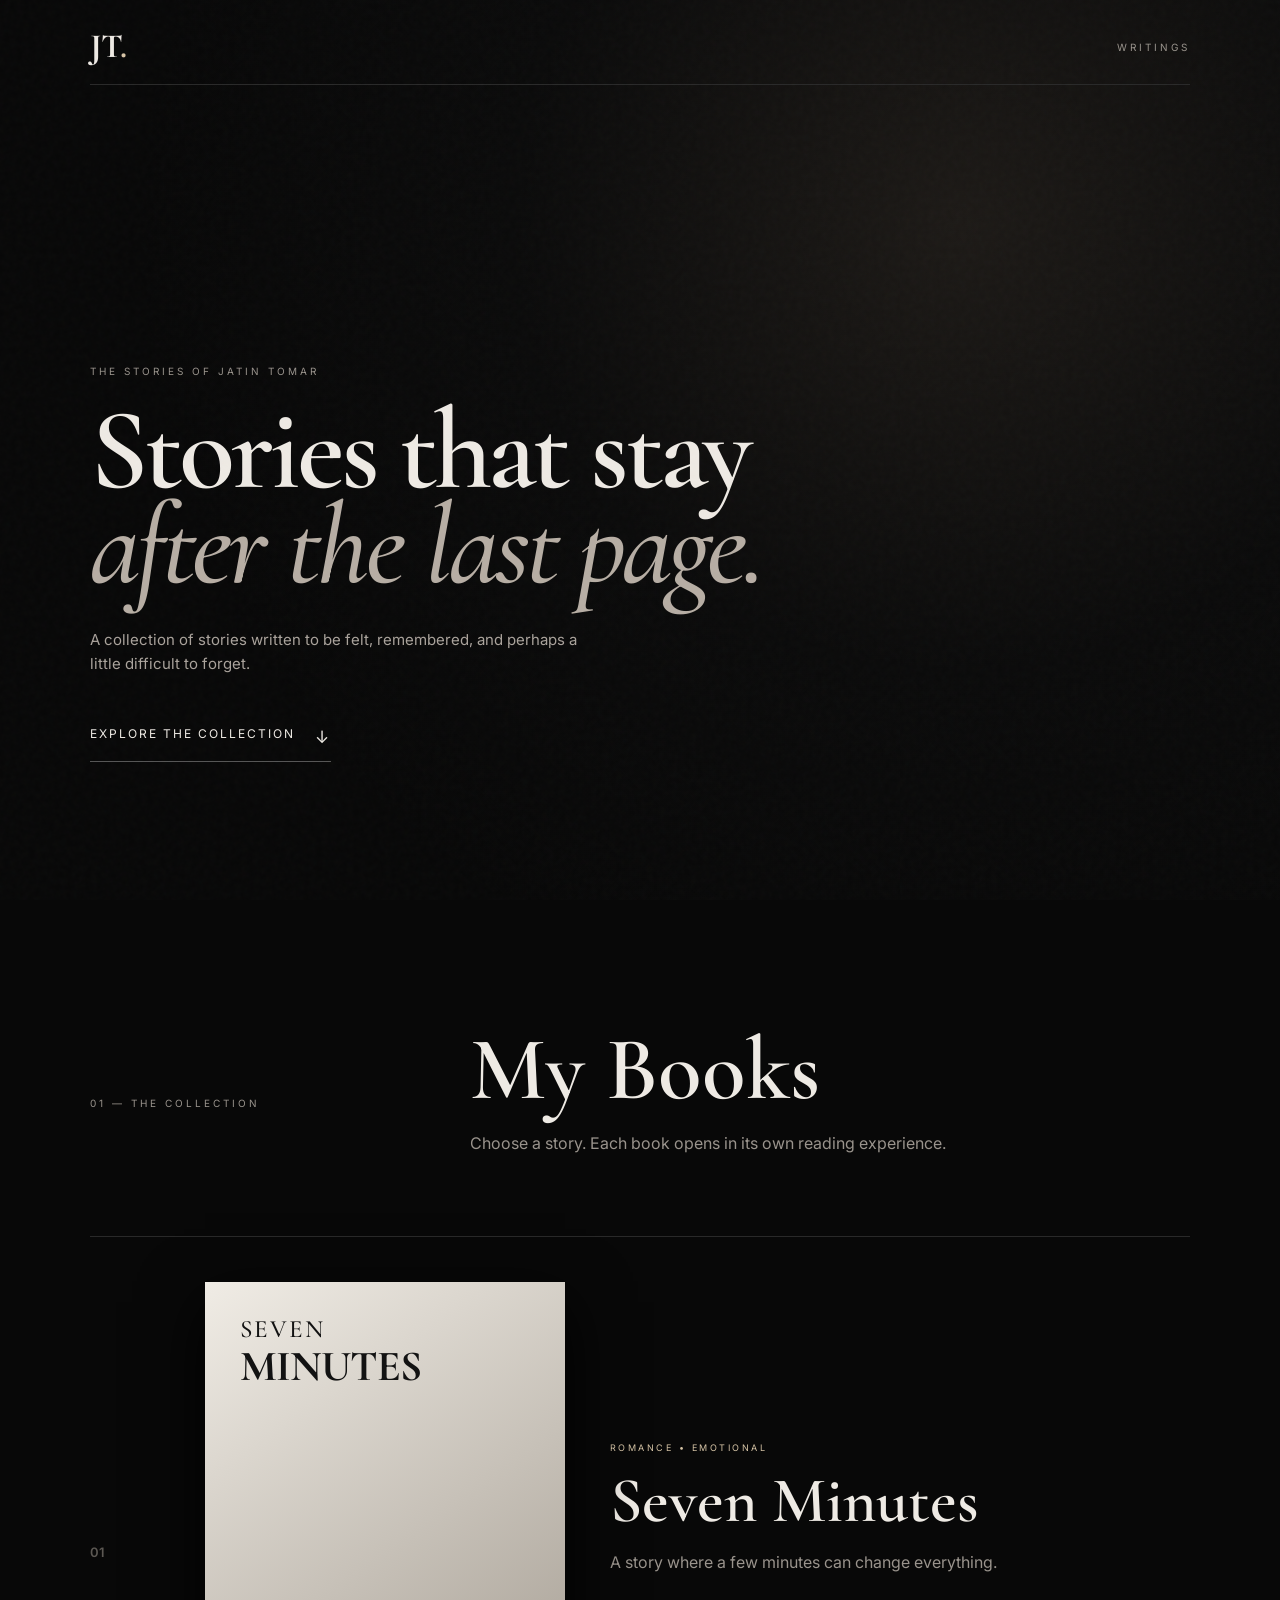
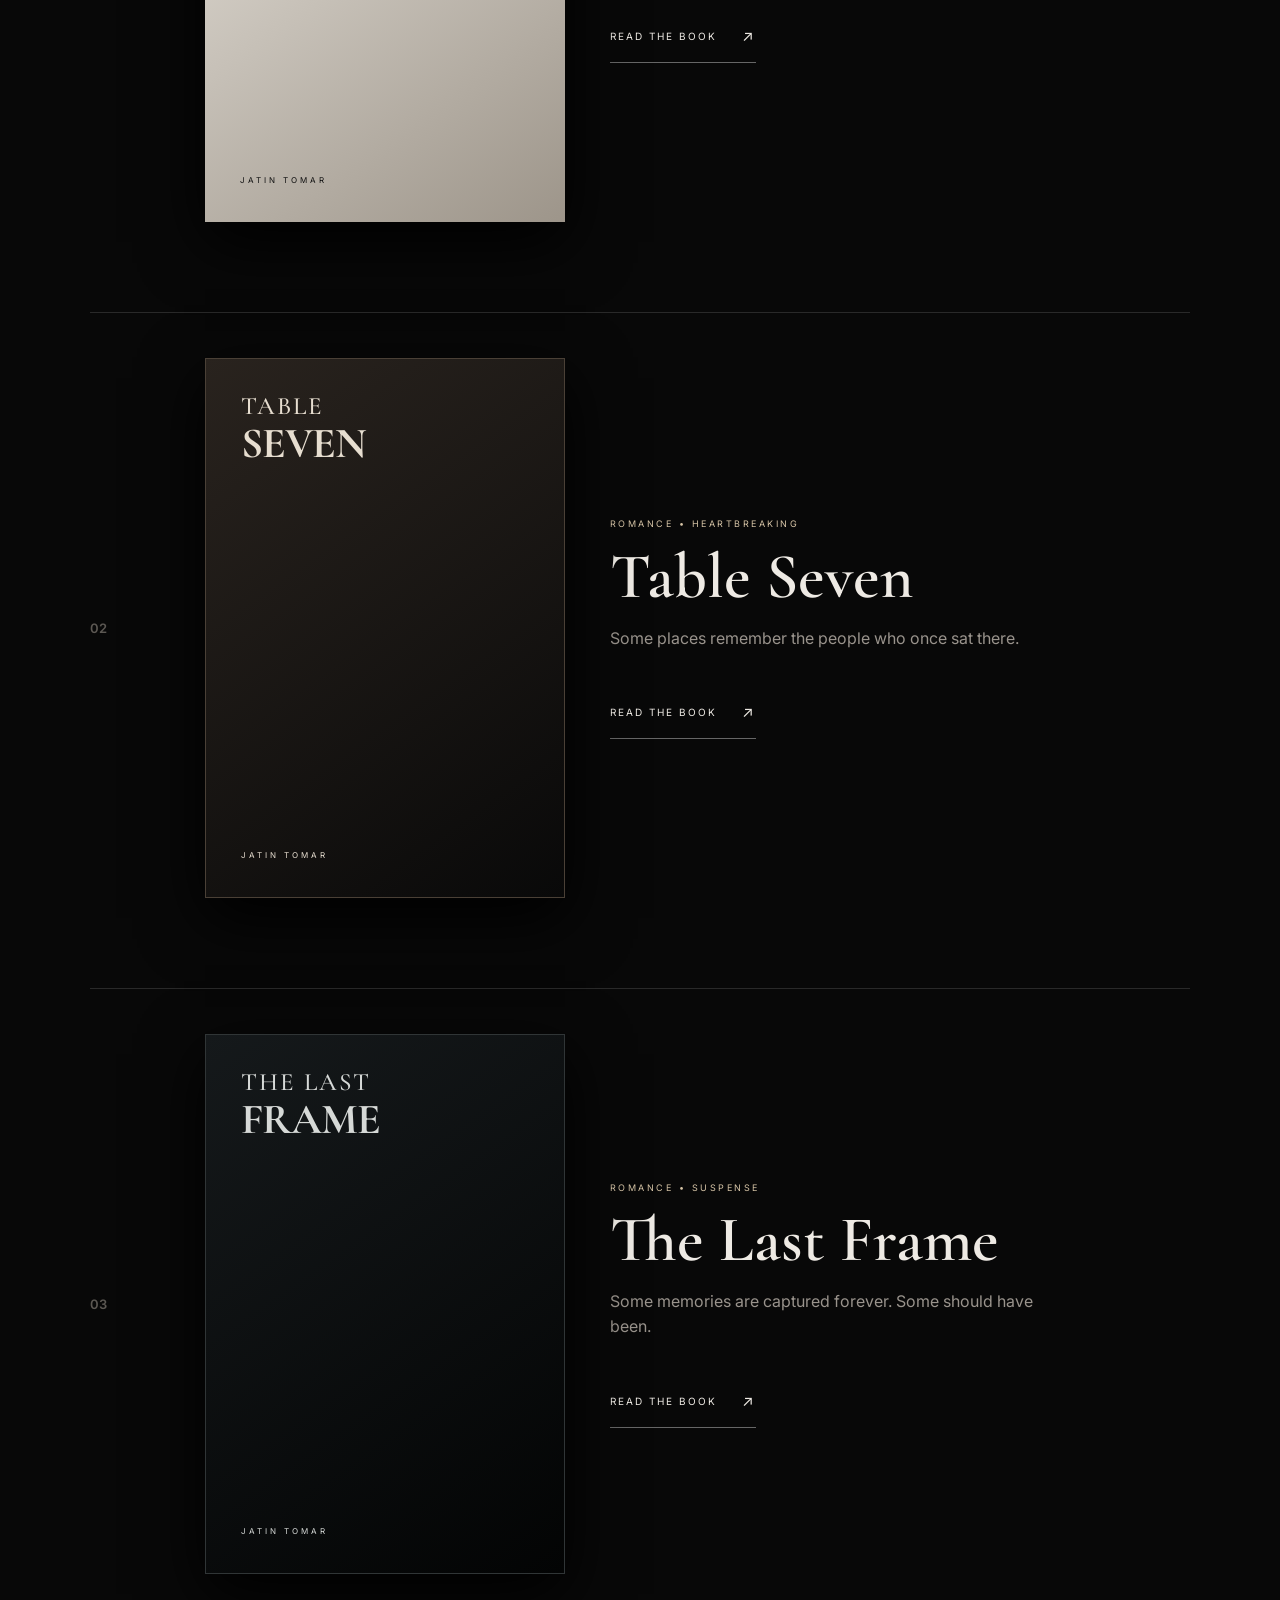
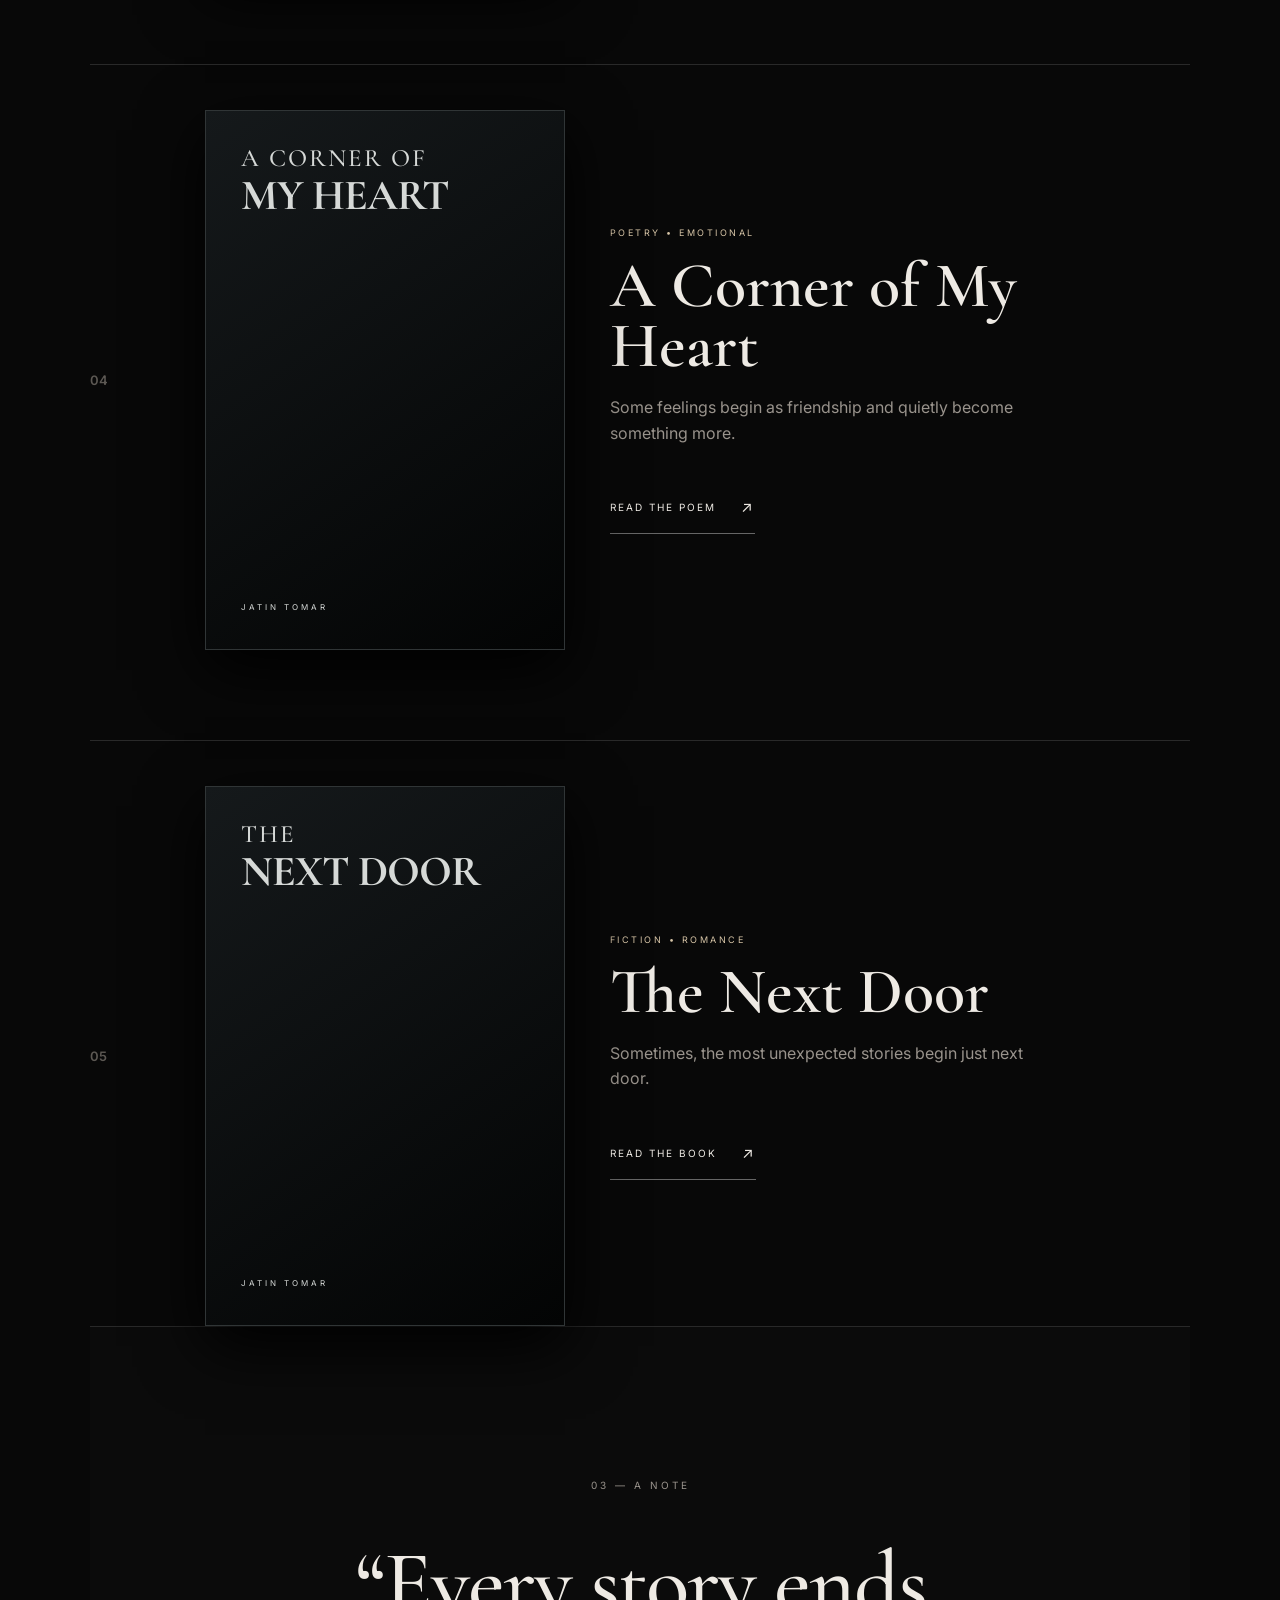
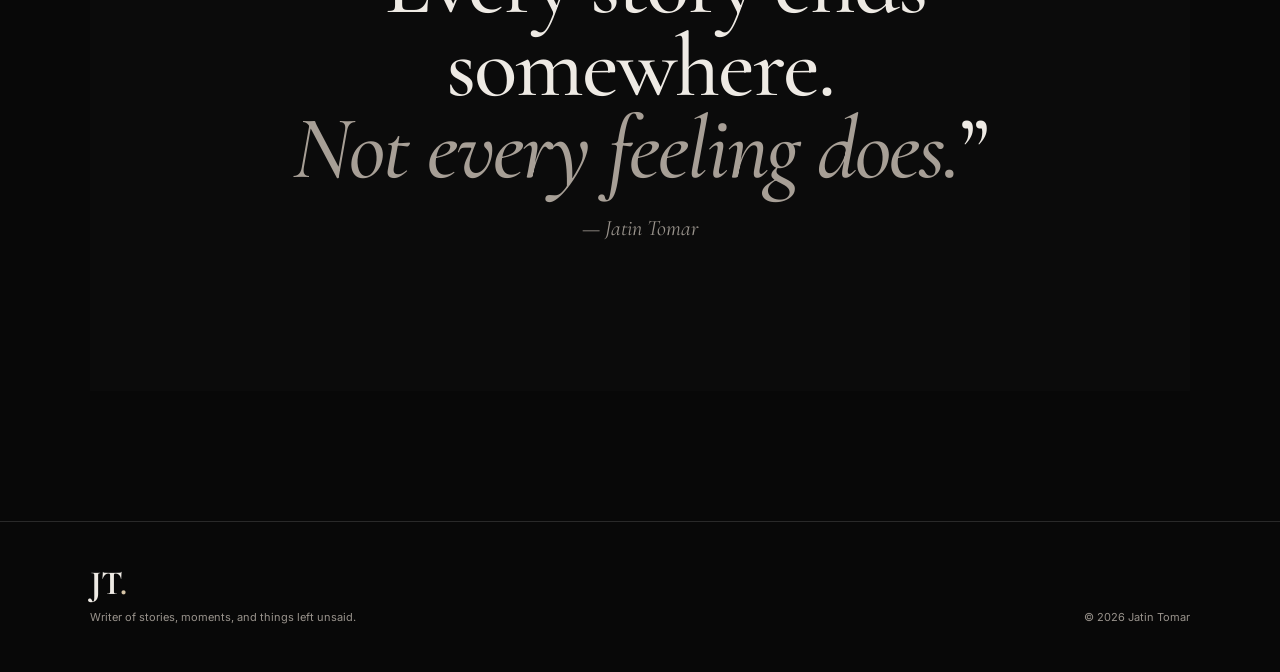
<file: index.html>
<!DOCTYPE html>
<html lang="en">
<head>
  <meta charset="UTF-8">
  <meta name="viewport" content="width=device-width, initial-scale=1.0">
  <title>Jatin Tomar — WRITINGS</title>
  <meta name="description" content="The official book collection of Jatin Tomar.">
  <link rel="preconnect" href="https://fonts.googleapis.com">
  <link rel="preconnect" href="https://fonts.gstatic.com" crossorigin>
  <link href="https://fonts.googleapis.com/css2?family=Cormorant+Garamond:wght@500;600;700&family=Inter:wght@400;500;600&display=swap" rel="stylesheet">
  <link rel="stylesheet" href="style.css">
</head>
<body>
  <div class="grain"></div>
  <header class="hero">
    <nav>
      <a class="brand" href="#">JT<span>.</span></a>
      <span class="nav-label">WRITINGS</span>
    </nav>
    <div class="hero-content">
      <p class="eyebrow">THE STORIES OF JATIN TOMAR</p>
      <h1>Stories that stay<br><em>after the last page.</em></h1>
      <p class="intro">A collection of stories written to be felt, remembered, and perhaps a little difficult to forget.</p>
      <a class="scroll" href="#books">Explore the collection <span>↓</span></a>
    </div>
  </header>

  <main id="books">
    <section class="collection">
      <div class="section-heading">
        <p class="eyebrow">01 — THE COLLECTION</p>
        <h2>My Books</h2>
        <p>Choose a story. Each book opens in its own reading experience.</p>
      </div>

      <div class="books">
        <article class="book-card">
          <div class="book-number">01</div>
          <div class="cover cover-seven">
            <span>SEVEN</span>
            <strong>MINUTES</strong>
            <small>JATIN TOMAR</small>
          </div>
          <div class="book-info">
            <p class="genre">ROMANCE • EMOTIONAL</p>
            <h3>Seven Minutes</h3>
            <p>A story where a few minutes can change everything.</p>
            <a class="read-btn" href="https://avhales001.github.io/SEVEN-MINUTES-/" target="_blank" rel="noopener">Read the book <span>↗</span></a>
          </div>
        </article>

        <article class="book-card">
          <div class="book-number">02</div>
          <div class="cover cover-table">
            <span>TABLE</span>
            <strong>SEVEN</strong>
            <small>JATIN TOMAR</small>
          </div>
          <div class="book-info">
            <p class="genre">ROMANCE • HEARTBREAKING</p>
            <h3>Table Seven</h3>
            <p>Some places remember the people who once sat there.</p>
            <a class="read-btn" href="https://avhales001.github.io/TABLE-SEVEN-/" target="_blank" rel="noopener">Read the book <span>↗</span></a>
          </div>
        </article>

        <article class="book-card">
          <div class="book-number">03</div>
          <div class="cover cover-frame">
            <span>THE LAST</span>
            <strong>FRAME</strong>
            <small>JATIN TOMAR</small>
          </div>
          <div class="book-info">
            <p class="genre">ROMANCE • SUSPENSE</p>
            <h3>The Last Frame</h3>
            <p>Some memories are captured forever. Some should have been.</p>
            <a class="read-btn" href="https://avhales001.github.io/THE-LAST-FRAME-/index.html" target="_blank" rel="noopener">Read the book <span>↗</span></a>
          </div>
        </article>

        <article class="book-card">
          <div class="book-number">04</div>
          <div class="cover cover-frame">
            <span>A CORNER OF</span>
            <strong>MY HEART</strong>
            <small>JATIN TOMAR</small>
          </div>
          <div class="book-info">
            <p class="genre">POETRY • EMOTIONAL</p>
            <h3>A Corner of My Heart</h3>
            <p>Some feelings begin as friendship and quietly become something more.</p>
            <a class="read-btn" href="https://avhales001.github.io/A-CORNER-OF-MY-HEART-/" target="_blank" rel="noopener">Read the poem <span>↗</span></a>
          </div>
        </article>

        <article class="book-card">
          <div class="book-number">05</div>
          <div class="cover cover-frame">
            <span>THE</span>
            <strong>NEXT DOOR</strong>
            <small>JATIN TOMAR</small>
          </div>
          <div class="book-info">
            <p class="genre">FICTION • ROMANCE</p>
            <h3>The Next Door</h3>
            <p>Sometimes, the most unexpected stories begin just next door.</p>
            <a class="read-btn" href="https://avhales001.github.io/THE-NEXT-DOOR-/" target="_blank" rel="noopener">Read the book <span>↗</span></a>
          </div>
        </article>
      </div>

        <section class="quote">
      <p class="eyebrow">03 — A NOTE</p>
      <blockquote>“Every story ends somewhere.<br><em>Not every feeling does.</em>”</blockquote>
      <p class="signature">— Jatin Tomar</p>
    </section>
  </main>

  <footer>
    <div>
      <span class="brand">JT<span>.</span></span>
      <p>Writer of stories, moments, and things left unsaid.</p>
    </div>
    <p class="copyright">© 2026 Jatin Tomar</p>
  </footer>
  <script src="script.js"></script>
</body>
</html>
</file>
<file: style.css>
*{box-sizing:border-box;margin:0;padding:0}
:root{--bg:#080808;--panel:#111;--text:#eeeae4;--muted:#99938c;--line:#292929;--accent:#d7c5a7}
html{scroll-behavior:smooth}
body{background:var(--bg);color:var(--text);font-family:Inter,Arial,sans-serif;line-height:1.6;overflow-x:hidden}
.grain{position:fixed;inset:0;pointer-events:none;opacity:.035;background-image:url("data:image/svg+xml,%3Csvg viewBox='0 0 180 180' xmlns='http://www.w3.org/2000/svg'%3E%3Cfilter id='n'%3E%3CfeTurbulence type='fractalNoise' baseFrequency='.8' numOctaves='4' stitchTiles='stitch'/%3E%3C/filter%3E%3Crect width='100%25' height='100%25' filter='url(%23n)' opacity='.7'/%3E%3C/svg%3E");z-index:10}
.hero{min-height:100vh;padding:30px 7vw;position:relative;display:flex;flex-direction:column;background:radial-gradient(circle at 75% 25%,#1d1a17 0,#0b0b0b 38%,#080808 70%)}
nav{display:flex;justify-content:space-between;align-items:center;border-bottom:1px solid var(--line);padding-bottom:20px}
.brand{font:700 34px/1 "Cormorant Garamond",serif;color:var(--text);text-decoration:none;letter-spacing:-1px}
.brand span{color:var(--accent)}
.nav-label,.eyebrow{font-size:10px;letter-spacing:3px;color:var(--muted)}
.hero-content{max-width:850px;margin:auto 0 12vh}
.hero h1{font:600 clamp(55px,9vw,125px)/.83 "Cormorant Garamond",serif;letter-spacing:-4px;margin:24px 0 34px}
.hero h1 em{font-weight:500;color:#b7aea4}
.intro{max-width:520px;color:#aaa39c;font-size:15px}
.scroll{display:inline-flex;gap:20px;margin-top:48px;color:var(--text);text-decoration:none;font-size:12px;text-transform:uppercase;letter-spacing:2px;border-bottom:1px solid #555;padding-bottom:10px}
.scroll span{font-size:17px}
.collection{padding:130px 7vw}
.section-heading{display:grid;grid-template-columns:1fr 2fr;gap:20px;margin-bottom:80px;align-items:end}
.section-heading h2{font:600 clamp(50px,7vw,90px)/.9 "Cormorant Garamond",serif;grid-column:2}
.section-heading>p:last-child{grid-column:2;color:var(--muted);max-width:500px}
.books{display:flex;flex-direction:column;gap:90px}
.book-card{display:grid;grid-template-columns:70px minmax(260px,360px) 1fr;gap:45px;align-items:center;border-top:1px solid var(--line);padding-top:45px}
.book-number{color:#5c5853;font:600 13px Inter}
.cover{aspect-ratio:2/3;display:flex;flex-direction:column;justify-content:center;padding:35px;position:relative;overflow:hidden;box-shadow:0 20px 60px #000}
.cover:after{content:"";position:absolute;inset:0;background:linear-gradient(135deg,transparent 30%,rgba(255,255,255,.07),transparent 70%);transform:translateX(-100%);transition:.8s}
.book-card:hover .cover:after{transform:translateX(100%)}
.cover span{font:500 25px/1 "Cormorant Garamond",serif;letter-spacing:2px}
.cover strong{font:700 43px/1 "Cormorant Garamond",serif;margin-top:3px;letter-spacing:-1px}
.cover small{font-size:8px;letter-spacing:3px;margin-top:auto}
.cover-seven{background:linear-gradient(145deg,#f0ece5,#9d958a);color:#121212}
.cover-table{background:linear-gradient(145deg,#29231e,#090909);color:#e7ded0;border:1px solid #4a4036}
.cover-frame{background:linear-gradient(145deg,#15191b,#030404);color:#d6d9d7;border:1px solid #303536}
.book-info{max-width:540px}
.genre{font-size:9px;letter-spacing:2.5px;color:var(--accent);margin-bottom:15px}
.book-info h3{font:600 clamp(40px,5vw,65px)/.95 "Cormorant Garamond",serif;margin-bottom:18px}
.book-info>p:not(.genre){color:var(--muted);max-width:430px}
.read-btn{display:inline-flex;gap:25px;align-items:center;margin-top:35px;padding:14px 0;color:var(--text);text-decoration:none;text-transform:uppercase;font-size:10px;letter-spacing:2px;border-bottom:1px solid #666}
.read-btn span{font-size:15px;transition:.2s}
.read-btn:hover span{transform:translate(4px,-4px)}
.quote{padding:150px 7vw;border-top:1px solid var(--line);text-align:center;background:#0b0b0b}
.quote blockquote{font:500 clamp(45px,7vw,95px)/.92 "Cormorant Garamond",serif;margin:50px auto 25px;max-width:1000px;letter-spacing:-2px}
.quote blockquote em{color:#a79f96}
.signature{color:var(--muted);font:italic 22px "Cormorant Garamond",serif}
footer{border-top:1px solid var(--line);padding:45px 7vw;display:flex;justify-content:space-between;gap:30px;color:var(--muted);font-size:11px}
footer p{margin-top:8px}.copyright{align-self:end}
@media(max-width:700px){
.hero{padding:24px 6vw}.hero h1{letter-spacing:-2px}.collection{padding:90px 6vw}
.section-heading{display:block;margin-bottom:55px}.section-heading h2{margin:20px 0}
.book-card{grid-template-columns:28px 1fr;gap:20px;padding-top:30px}
.book-info{grid-column:2}.book-number{align-self:start}.cover{max-width:280px}
.books{gap:65px}.quote{padding:100px 6vw}.quote blockquote{letter-spacing:-1px}
footer{padding:35px 6vw;display:block}.copyright{margin-top:25px}
}
</file>
